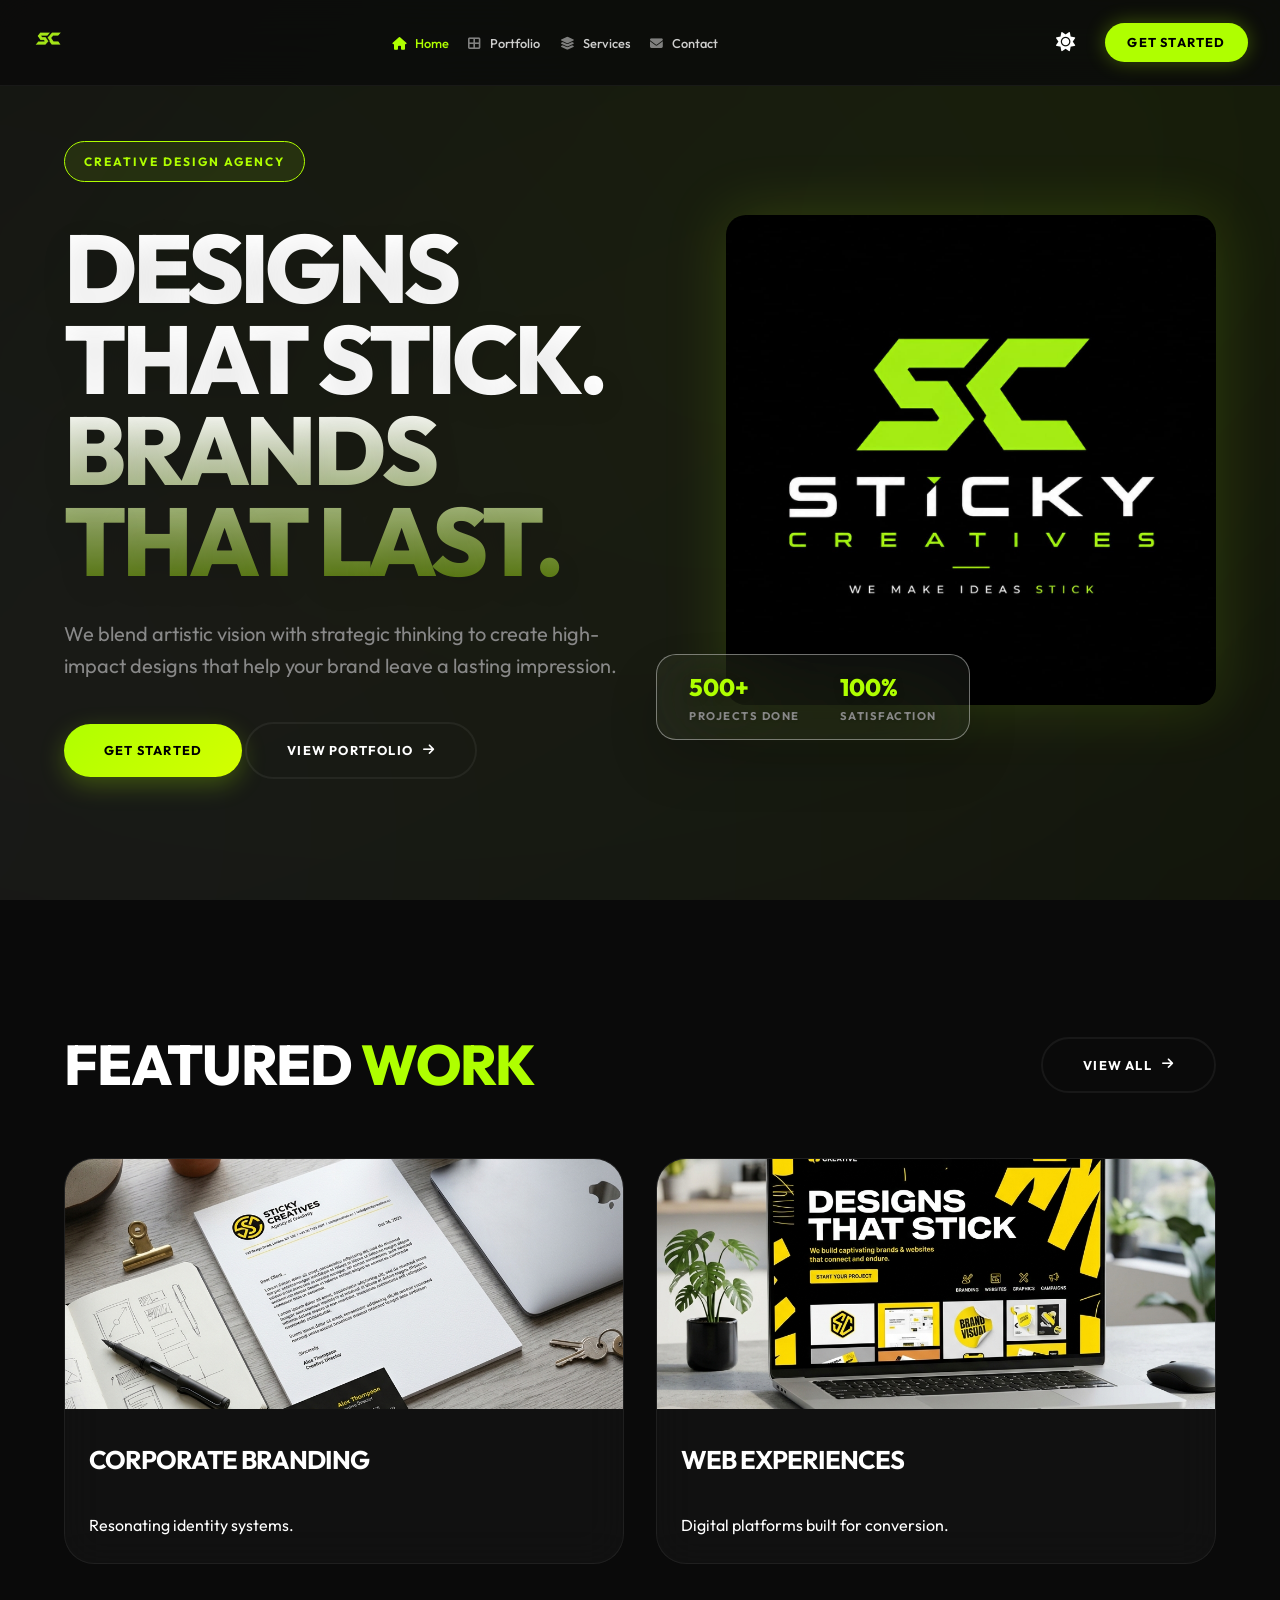
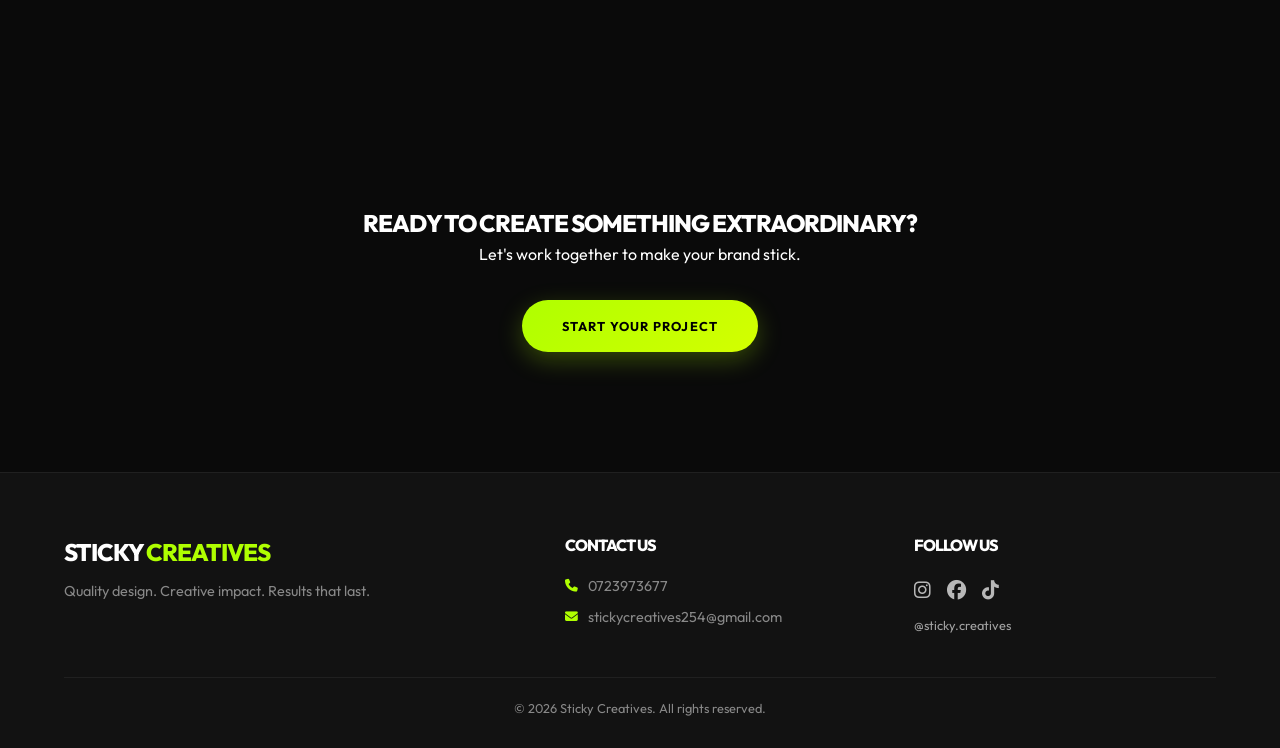
<file: index.html>
<!DOCTYPE html>
<html lang="en">
<head>
    <meta charset="UTF-8">
    <meta name="viewport" content="width=device-width, initial-scale=1.0">
    <title>Sticky Creatives | Creative Solutions, Fair Prices</title>
    <link rel="icon" type="image/png" href="sticky-icon.png">
    <meta name="description" content="High-quality designs that help your brand stand out and leave a lasting impression. Logo design, web design, branding and more.">
    <link rel="stylesheet" href="style.css">
    <link rel="stylesheet" href="https://cdnjs.cloudflare.com/ajax/libs/font-awesome/6.4.0/css/all.min.css">
</head>
<body>

    <nav id="navbar">
        <div class="nav-container">
            <div class="nav-glass">
                <a href="index.html" class="logo">
                    <img src="sticky-icon.png" alt="Sticky Creatives Logo" id="brand-logo">
                </a>
                <ul class="nav-links">
                    <li><a href="index.html" class="active"><i class="fas fa-home"></i> Home</a></li>
                    <li><a href="portfolio.html"><i class="fas fa-th-large"></i> Portfolio</a></li>
                    <li><a href="services.html"><i class="fas fa-layer-group"></i> Services</a></li>
                    <li><a href="contact.html"><i class="fas fa-envelope"></i> Contact</a></li>
                </ul>
                <div class="nav-actions">
                    <button id="theme-toggle" title="Toggle Theme">
                        <i class="fas fa-moon"></i>
                    </button>
                    <button class="menu-toggle" id="menu-btn">
                        <i class="fas fa-bars"></i>
                    </button>
                    <a href="get-started.html" class="btn" style="padding: 0.6rem 1.4rem; font-size: 0.8rem;">Get Started</a>
                </div>
            </div>
        </div>
    </nav>

    <section class="hero" id="home">
        <div class="container">
            <div class="hero-grid">
                <div class="hero-content">
                    <span class="badge animate">Creative Design Agency</span>
                    <h1 class="animate">Designs that <span style="color: var(--primary);">stick.</span><br>Brands that last.</h1>
                    <p class="animate">We blend artistic vision with strategic thinking to create high-impact designs that help your brand leave a lasting impression.</p>
                    <div class="hero-actions animate">
                        <a href="get-started.html" class="btn">Get Started</a>
                        <a href="portfolio.html" class="btn-secondary">
                            View Portfolio <i class="fas fa-arrow-right"></i>
                        </a>
                    </div>
                </div>
                <div class="hero-image animate">
                    <img src="hero-main.jpg" alt="Sticky Creatives Branding">
                    <div class="hero-stats animate">
                        <div class="stat-item">
                            <h4>500+</h4>
                            <p>Projects Done</p>
                        </div>
                        <div class="stat-item">
                            <h4>100%</h4>
                            <p>Satisfaction</p>
                        </div>
                    </div>
                </div>
            </div>
        </div>
    </section>

    <section id="featured-preview">
        <div class="container">
            <div style="display: flex; justify-content: space-between; align-items: center; margin-bottom: 3rem;">
                <h2 class="section-title animate" style="margin-bottom: 0; text-align: left;">Featured <span>Work</span></h2>
                <a href="portfolio.html" class="btn-secondary animate">View All <i class="fas fa-arrow-right"></i></a>
            </div>
            <div class="pricing-grid">
                <div class="category-card animate" style="padding: 0; overflow: hidden;">
                    <img src="branding.png" alt="Branding" style="width: 100%; height: 250px; object-fit: cover;">
                    <div style="padding: 1.5rem;">
                        <h3>Corporate Branding</h3>
                        <p>Resonating identity systems.</p>
                    </div>
                </div>
                <div class="category-card animate" style="padding: 0; overflow: hidden;">
                    <img src="web.png" alt="Web" style="width: 100%; height: 250px; object-fit: cover;">
                    <div style="padding: 1.5rem;">
                        <h3>Web Experiences</h3>
                        <p>Digital platforms built for conversion.</p>
                    </div>
                </div>
            </div>
        </div>
    </section>

    <section class="cta-section">
        <div class="container" style="text-align: center;">
            <h2 class="animate">Ready to create something <span>extraordinary?</span></h2>
            <p class="animate" style="margin-bottom: 2rem;">Let's work together to make your brand stick.</p>
            <a href="get-started.html" class="btn animate">Start Your Project</a>
        </div>
    </section>

    <footer id="contact">
        <div class="container">
            <div class="footer-content">
                <div class="footer-brand">
                    <h2>Sticky <span>Creatives</span></h2>
                    <p>Quality design. Creative impact. Results that last.</p>
                </div>
                <div class="contact-info">
                    <h3>Contact Us</h3>
                    <p><i class="fas fa-phone"></i> 0723973677</p>
                    <p><i class="fas fa-envelope"></i> stickycreatives254@gmail.com</p>
                </div>
                <div class="socials">
                    <h3>Follow Us</h3>
                    <div class="social-links">
                        <a href="#"><i class="fab fa-instagram"></i></a>
                        <a href="#"><i class="fab fa-facebook"></i></a>
                        <a href="#"><i class="fab fa-tiktok"></i></a>
                    </div>
                    <p style="margin-top: 10px; font-size: 0.8rem; opacity: 0.6;">@sticky.creatives</p>
                </div>
            </div>
            <div class="footer-bottom">
                <p>&copy; 2026 Sticky Creatives. All rights reserved.</p>
            </div>
        </div>
    </footer>

    <script src="script.js"></script>
</body>
</html>
</file>
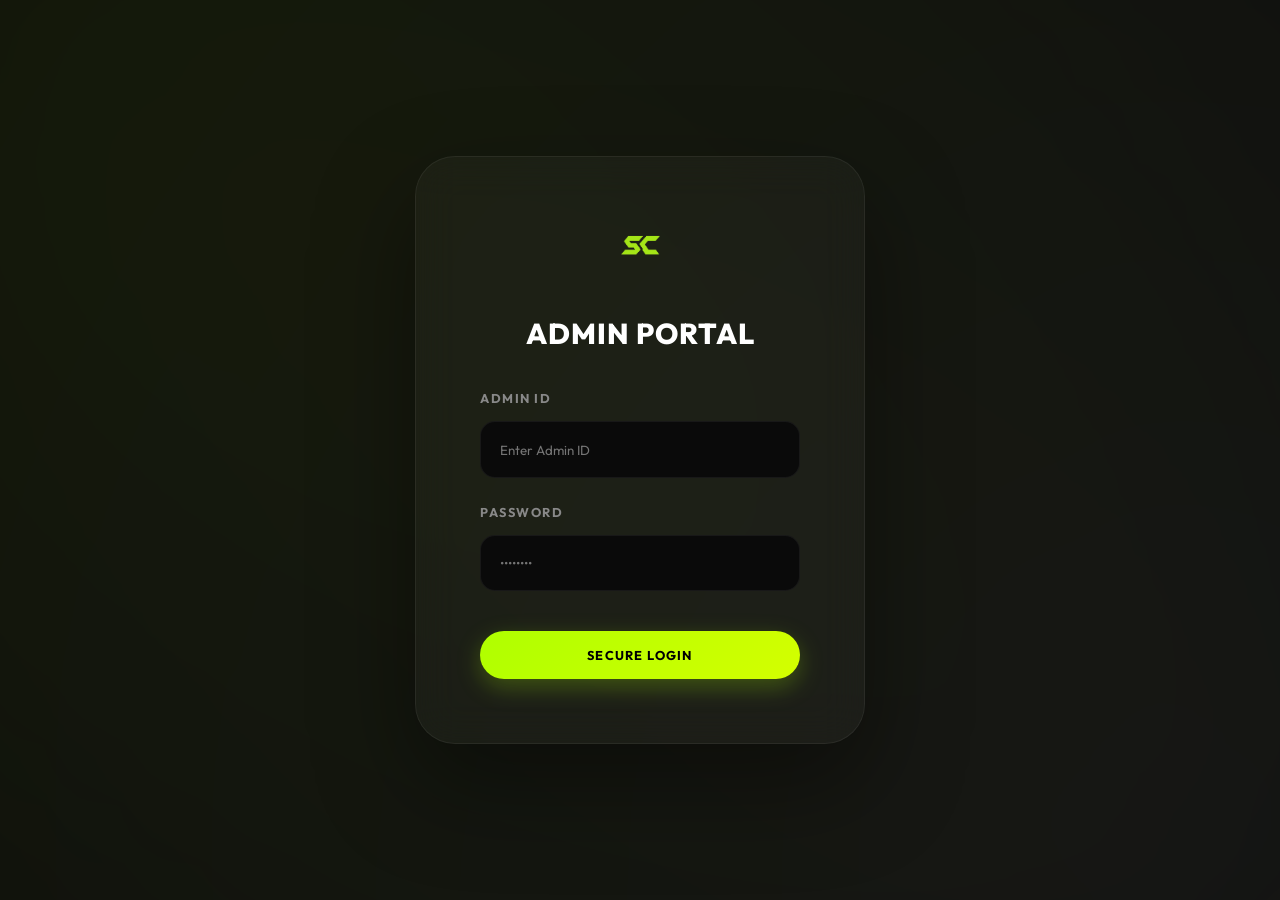
<file: admin.html>
<!DOCTYPE html>
<html lang="en">
<head>
    <meta charset="UTF-8">
    <meta name="viewport" content="width=device-width, initial-scale=1.0">
    <title>Admin Login | Sticky Creatives</title>
    <link rel="icon" type="image/png" href="sticky-icon.png">
    <link rel="stylesheet" href="style.css">
    <link rel="stylesheet" href="https://cdnjs.cloudflare.com/ajax/libs/font-awesome/6.4.0/css/all.min.css">
    <style>
        .login-page {
            min-height: 100vh;
            display: flex;
            align-items: center;
            justify-content: center;
            background: var(--bg-main);
            position: relative;
            overflow: hidden;
        }

        .login-card {
            background: var(--glass-bg);
            backdrop-filter: blur(var(--glass-blur));
            border: 1px solid var(--glass-border);
            padding: 4rem;
            border-radius: 40px;
            width: 100%;
            max-width: 450px;
            text-align: center;
            z-index: 10;
            box-shadow: 0 40px 100px rgba(0, 0, 0, 0.4);
        }

        .login-card .logo {
            margin-bottom: 2rem;
        }

        .login-card .logo img {
            height: 50px;
        }

        .login-card h2 {
            font-size: 1.8rem;
            margin-bottom: 2rem;
            letter-spacing: 1px;
        }

        .login-form .input-group {
            margin-bottom: 1.5rem;
            text-align: left;
        }

        .login-form label {
            display: block;
            margin-bottom: 0.8rem;
            font-size: 0.8rem;
            font-weight: 700;
            text-transform: uppercase;
            letter-spacing: 1.5px;
            color: var(--text-muted);
        }

        .login-form input {
            width: 100%;
            padding: 1.2rem;
            background: var(--bg-main);
            border: 1px solid var(--glass-border);
            border-radius: 15px;
            color: var(--text-main);
            font-family: inherit;
            transition: var(--transition);
        }

        .login-form input:focus {
            border-color: var(--primary);
            box-shadow: 0 0 0 4px rgba(175, 255, 0, 0.1);
            outline: none;
        }

        .login-btn {
            width: 100%;
            margin-top: 1rem;
        }

        .login-bg-mesh {
            position: absolute;
            width: 200%;
            height: 200%;
            top: -50%;
            left: -50%;
            background: radial-gradient(circle at 30% 30%, var(--hero-glow-1) 0%, transparent 70%),
                        radial-gradient(circle at 70% 70%, var(--hero-glow-2) 0%, transparent 70%);
            filter: blur(120px);
            z-index: 0;
            animation: rotateMesh 40s linear infinite;
            opacity: 0.6;
        }
    </style>
</head>
<body data-theme="dark">

    <div class="login-page">
        <div class="login-bg-mesh"></div>
        
        <div class="login-card animate visible">
            <div class="logo">
                <img src="sticky-icon.png" alt="Sticky Creatives Logo">
            </div>
            <h2>Admin Portal</h2>
            <form id="login-form" class="login-form">
                <div class="input-group">
                    <label>Admin ID</label>
                    <input type="text" id="admin-id" placeholder="Enter Admin ID" required>
                </div>
                <div class="input-group">
                    <label>Password</label>
                    <input type="password" id="admin-password" placeholder="••••••••" required>
                </div>
                <button type="submit" class="btn login-btn">Secure Login</button>
            </form>
        </div>
    </div>

    <script>
        document.getElementById('login-form').addEventListener('submit', (e) => {
            e.preventDefault();
            const id = document.getElementById('admin-id').value;
            const pass = document.getElementById('admin-password').value;

            // Mock login validation
            if (id === 'admin' && pass === 'sticky2026') {
                window.location.href = 'admin-dashboard.html';
            } else {
                alert('Invalid Credentials. Access Denied.');
            }
        });
    </script>
</body>
</html>
</file>
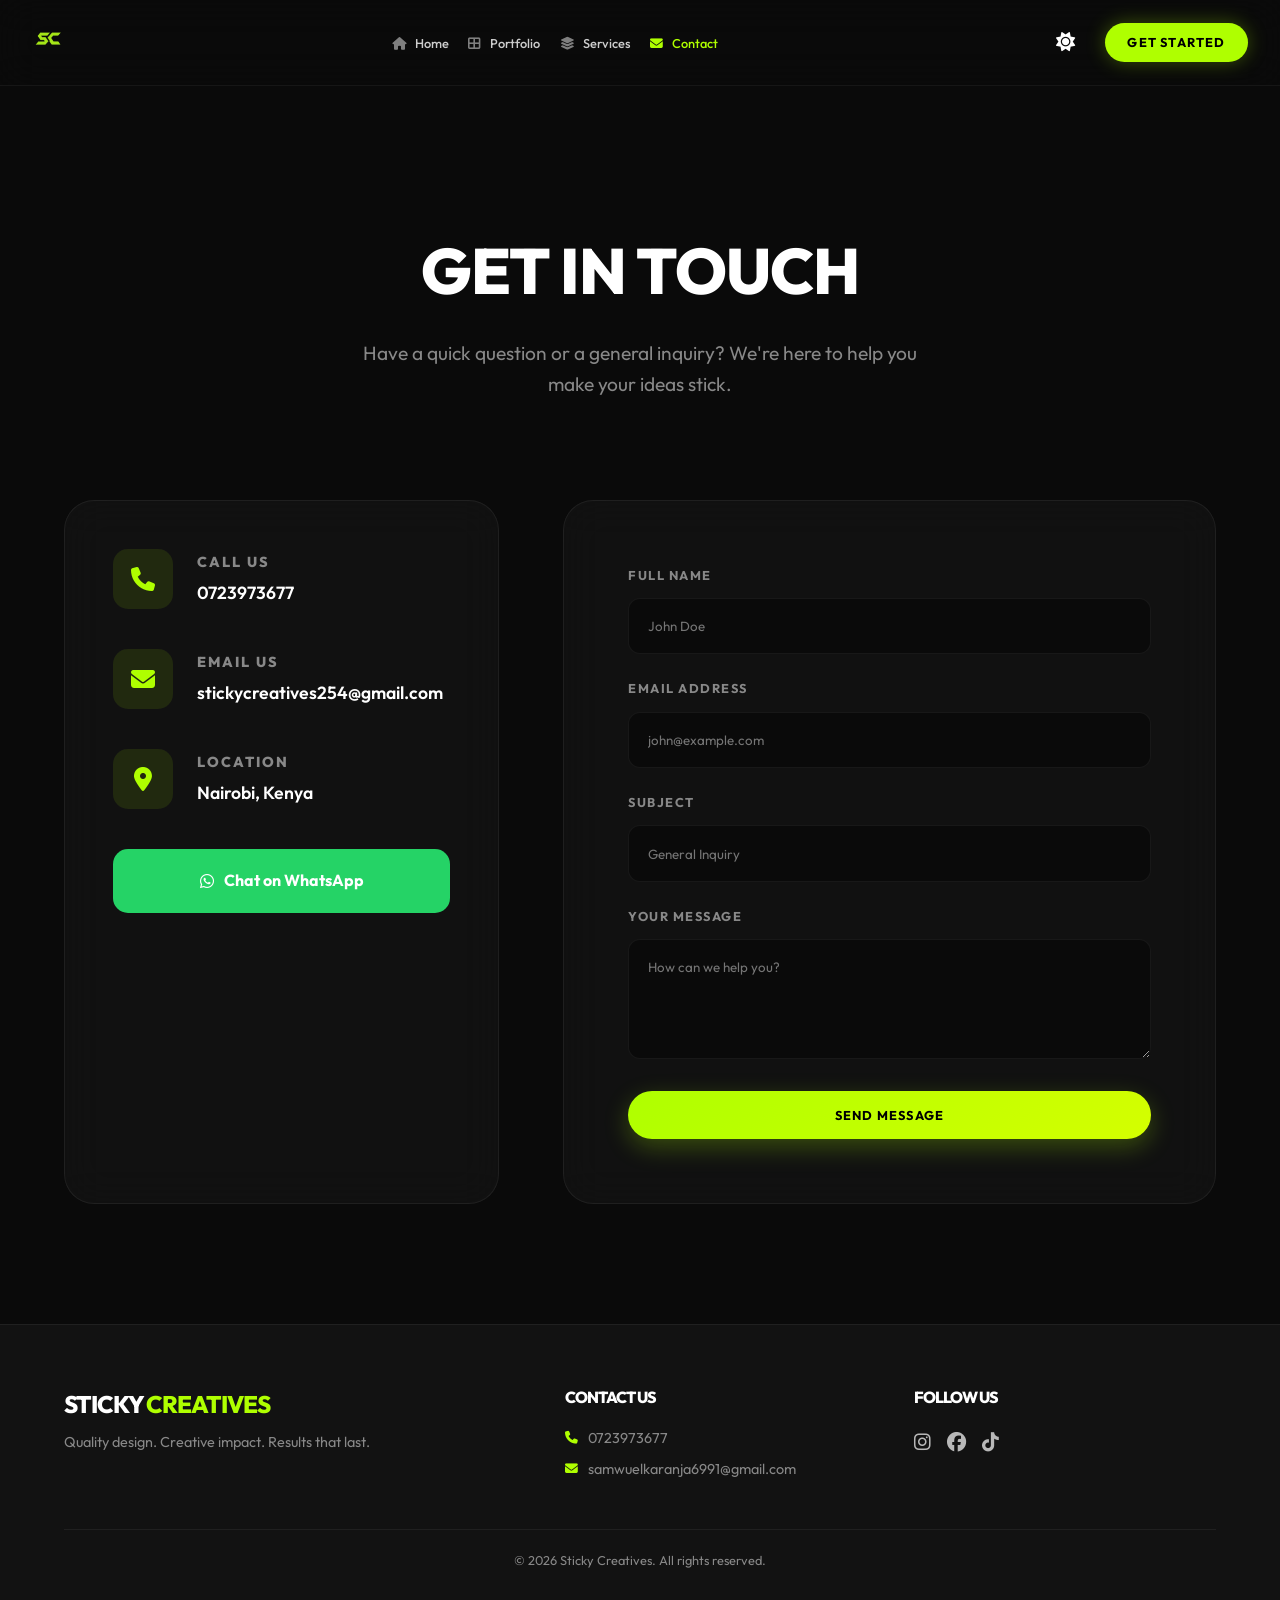
<file: contact.html>
<!DOCTYPE html>
<html lang="en">
<head>
    <meta charset="UTF-8">
    <meta name="viewport" content="width=device-width, initial-scale=1.0">
    <title>Contact Us | Sticky Creatives</title>
    <link rel="icon" type="image/png" href="sticky-icon.png">
    <link rel="stylesheet" href="style.css">
    <link rel="stylesheet" href="https://cdnjs.cloudflare.com/ajax/libs/font-awesome/6.4.0/css/all.min.css">
    <style>
        .contact-grid {
            display: grid;
            grid-template-columns: 1fr 1.5fr;
            gap: 4rem;
            align-items: start;
        }

        .contact-info-card {
            background: var(--glass-bg);
            backdrop-filter: blur(var(--glass-blur));
            border: 1px solid var(--glass-border);
            border-radius: 30px;
            padding: 3rem;
            height: 100%;
        }

        .contact-method {
            display: flex;
            align-items: center;
            gap: 1.5rem;
            margin-bottom: 2.5rem;
        }

        .contact-icon {
            width: 60px;
            height: 60px;
            background: rgba(175, 255, 0, 0.1);
            color: var(--primary);
            display: flex;
            align-items: center;
            justify-content: center;
            border-radius: 15px;
            font-size: 1.5rem;
        }

        .contact-text h3 {
            font-size: 0.9rem;
            text-transform: uppercase;
            letter-spacing: 2px;
            color: var(--text-muted);
            margin-bottom: 0.3rem;
        }

        .contact-text p {
            font-size: 1.1rem;
            font-weight: 600;
            color: var(--text-main);
        }

        .whatsapp-btn {
            display: flex;
            align-items: center;
            justify-content: center;
            gap: 10px;
            background: #25D366;
            color: white;
            padding: 1.2rem;
            border-radius: 15px;
            text-decoration: none;
            font-weight: 700;
            margin-top: 2rem;
            transition: var(--transition);
        }

        .whatsapp-btn:hover {
            transform: translateY(-5px);
            box-shadow: 0 10px 20px rgba(37, 211, 102, 0.3);
        }

        .quick-form {
            background: var(--glass-bg);
            backdrop-filter: blur(var(--glass-blur));
            border: 1px solid var(--glass-border);
            border-radius: 30px;
            padding: 4rem;
        }

        .form-group {
            margin-bottom: 1.5rem;
        }

        .form-group label {
            display: block;
            margin-bottom: 0.8rem;
            font-size: 0.8rem;
            font-weight: 700;
            text-transform: uppercase;
            letter-spacing: 1.5px;
            color: var(--text-muted);
        }

        .form-group input, .form-group textarea {
            width: 100%;
            padding: 1.2rem;
            background: var(--bg-main);
            border: 1px solid var(--glass-border);
            border-radius: 12px;
            color: var(--text-main);
            font-family: inherit;
        }

        @media (max-width: 992px) {
            .contact-grid {
                grid-template-columns: 1fr;
            }
        }
    </style>
</head>
<body>

    <nav id="navbar">
        <div class="nav-container">
            <div class="nav-glass">
                <a href="index.html" class="logo">
                    <img src="sticky-icon.png" alt="Sticky Creatives Logo" id="brand-logo">
                </a>
                <ul class="nav-links">
                    <li><a href="index.html"><i class="fas fa-home"></i> Home</a></li>
                    <li><a href="portfolio.html"><i class="fas fa-th-large"></i> Portfolio</a></li>
                    <li><a href="services.html"><i class="fas fa-layer-group"></i> Services</a></li>
                    <li><a href="contact.html" class="active"><i class="fas fa-envelope"></i> Contact</a></li>
                </ul>
                <div class="nav-actions">
                    <button id="theme-toggle" title="Toggle Theme">
                        <i class="fas fa-moon"></i>
                    </button>
                    <button class="menu-toggle" id="menu-btn">
                        <i class="fas fa-bars"></i>
                    </button>
                    <a href="get-started.html" class="btn" style="padding: 0.6rem 1.4rem; font-size: 0.8rem;">Get Started</a>
                </div>
            </div>
        </div>
    </nav>

    <header class="page-header">
        <div class="container">
            <h1 class="animate">Get In <span>Touch</span></h1>
            <p class="animate">Have a quick question or a general inquiry? We're here to help you make your ideas stick.</p>
        </div>
    </header>

    <section style="padding-top: 0;">
        <div class="container">
            <div class="contact-grid">
                <div class="contact-info-card animate">
                    <div class="contact-method">
                        <div class="contact-icon">
                            <i class="fas fa-phone"></i>
                        </div>
                        <div class="contact-text">
                            <h3>Call Us</h3>
                            <p>0723973677</p>
                        </div>
                    </div>
                    <div class="contact-method">
                        <div class="contact-icon">
                            <i class="fas fa-envelope"></i>
                        </div>
                        <div class="contact-text">
                            <h3>Email Us</h3>
                            <p>stickycreatives254@gmail.com</p>
                        </div>
                    </div>
                    <div class="contact-method">
                        <div class="contact-icon">
                            <i class="fas fa-location-dot"></i>
                        </div>
                        <div class="contact-text">
                            <h3>Location</h3>
                            <p>Nairobi, Kenya</p>
                        </div>
                    </div>
                    
                    <a href="https://wa.me/254723973677" class="whatsapp-btn">
                        <i class="fab fa-whatsapp"></i> Chat on WhatsApp
                    </a>
                </div>

                <div class="quick-form animate">
                    <form id="contact-form">
                        <div class="form-group">
                            <label>Full Name</label>
                            <input type="text" id="user-name" placeholder="John Doe" required>
                        </div>
                        <div class="form-group">
                            <label>Email Address</label>
                            <input type="email" id="user-email" placeholder="john@example.com" required>
                        </div>
                        <div class="form-group">
                            <label>Subject</label>
                            <input type="text" id="user-subject" placeholder="General Inquiry" required>
                        </div>
                        <div class="form-group">
                            <label>Your Message</label>
                            <textarea id="user-message" placeholder="How can we help you?" rows="5" required></textarea>
                        </div>
                        <button type="submit" class="btn" style="width: 100%;">Send Message</button>
                    </form>
                </div>
            </div>
        </div>
    </section>

    <footer>
        <div class="container">
            <div class="footer-content">
                <div class="footer-brand">
                    <h2>Sticky <span>Creatives</span></h2>
                    <p>Quality design. Creative impact. Results that last.</p>
                </div>
                <div class="contact-info">
                    <h3>Contact Us</h3>
                    <p><i class="fas fa-phone"></i> 0723973677</p>
                    <p><i class="fas fa-envelope"></i> samwuelkaranja6991@gmail.com</p>
                </div>
                <div class="socials">
                    <h3>Follow Us</h3>
                    <div class="social-links">
                        <a href="#"><i class="fab fa-instagram"></i></a>
                        <a href="#"><i class="fab fa-facebook"></i></a>
                        <a href="#"><i class="fab fa-tiktok"></i></a>
                    </div>
                </div>
            </div>
            <div class="footer-bottom">
                <p>&copy; 2026 Sticky Creatives. All rights reserved.</p>
            </div>
        </div>
    </footer>

    <script src="script.js"></script>
</body>
</html>
</file>
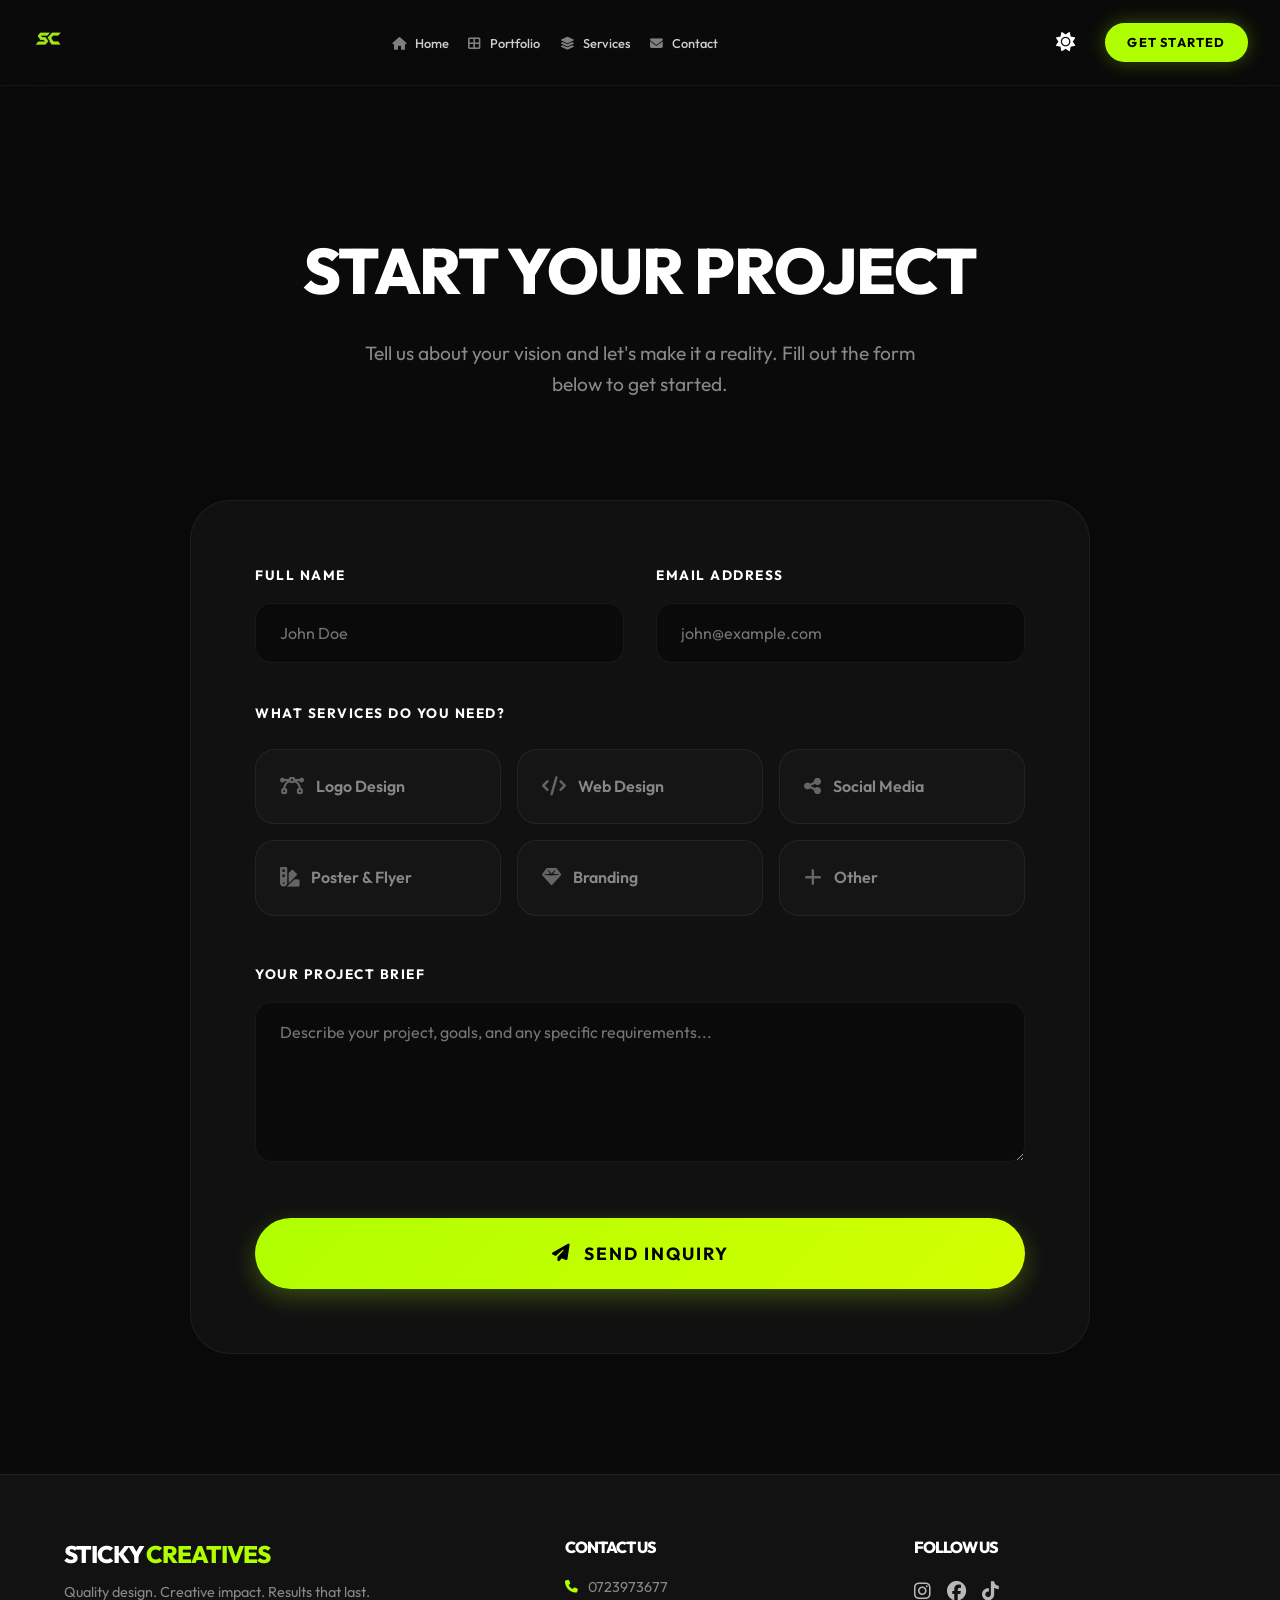
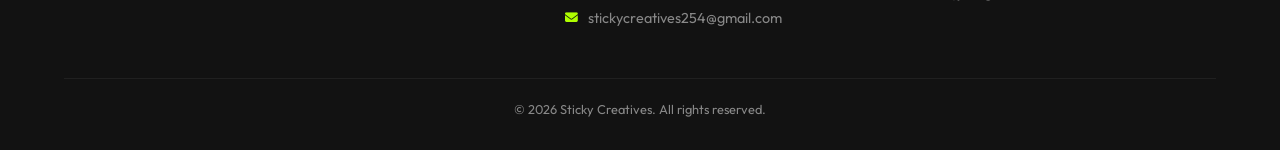
<file: get-started.html>
<!DOCTYPE html>
<html lang="en">
<head>
    <meta charset="UTF-8">
    <meta name="viewport" content="width=device-width, initial-scale=1.0">
    <title>Get Started | Sticky Creatives</title>
    <link rel="icon" type="image/png" href="sticky-icon.png">
    <link rel="stylesheet" href="style.css">
    <link rel="stylesheet" href="https://cdnjs.cloudflare.com/ajax/libs/font-awesome/6.4.0/css/all.min.css">
    <style>
        .form-card {
            background: var(--glass-bg);
            backdrop-filter: blur(var(--glass-blur));
            border: 1px solid var(--glass-border);
            border-radius: 40px;
            padding: 4rem;
            max-width: 900px;
            margin: 0 auto;
            box-shadow: var(--shadow);
        }

        .form-grid {
            display: grid;
            grid-template-columns: repeat(auto-fit, minmax(300px, 1fr));
            gap: 2rem;
            margin-bottom: 2.5rem;
        }

        .input-group label {
            display: block;
            margin-bottom: 1rem;
            font-size: 0.85rem;
            font-weight: 700;
            color: var(--text-main);
            text-transform: uppercase;
            letter-spacing: 1.5px;
        }

        .input-group input, .input-group textarea {
            width: 100%;
            padding: 1.2rem 1.5rem;
            background: var(--bg-main);
            border: 1px solid var(--glass-border);
            border-radius: 16px;
            color: var(--text-main);
            font-family: inherit;
            font-size: 1rem;
            transition: var(--transition);
        }

        .input-group input:focus, .input-group textarea:focus {
            border-color: var(--primary);
            background: rgba(175, 255, 0, 0.05);
            outline: none;
            box-shadow: 0 0 0 4px rgba(175, 255, 0, 0.1);
        }

        .services-selection {
            display: grid;
            grid-template-columns: repeat(auto-fit, minmax(200px, 1fr));
            gap: 1rem;
            margin-bottom: 3rem;
        }

        .service-option {
            position: relative;
            cursor: pointer;
        }

        .service-option input {
            position: absolute;
            opacity: 0;
            cursor: pointer;
        }

        .service-box {
            padding: 1.5rem;
            background: rgba(255, 255, 255, 0.02);
            border: 1px solid var(--glass-border);
            border-radius: 20px;
            display: flex;
            align-items: center;
            gap: 12px;
            font-weight: 600;
            transition: var(--transition);
            color: var(--text-muted);
        }

        .service-option input:checked + .service-box {
            background: rgba(175, 255, 0, 0.1);
            border-color: var(--primary);
            color: var(--primary);
            transform: translateY(-5px);
            box-shadow: 0 10px 30px rgba(175, 255, 0, 0.15);
        }

        .service-box i {
            font-size: 1.2rem;
            opacity: 0.7;
        }

        .service-option input:checked + .service-box i {
            opacity: 1;
        }

        .submit-btn {
            width: 100%;
            padding: 1.5rem;
            font-size: 1.1rem;
            letter-spacing: 2px;
            display: flex;
            align-items: center;
            justify-content: center;
            gap: 12px;
        }
    </style>
</head>
<body>

    <nav id="navbar">
        <div class="nav-container">
            <div class="nav-glass">
                <a href="index.html" class="logo">
                    <img src="sticky-icon.png" alt="Sticky Creatives Logo" id="brand-logo">
                </a>
                <ul class="nav-links">
                    <li><a href="index.html"><i class="fas fa-home"></i> Home</a></li>
                    <li><a href="portfolio.html"><i class="fas fa-th-large"></i> Portfolio</a></li>
                    <li><a href="services.html"><i class="fas fa-layer-group"></i> Services</a></li>
                    <li><a href="contact.html"><i class="fas fa-envelope"></i> Contact</a></li>
                </ul>
                <div class="nav-actions">
                    <button id="theme-toggle" title="Toggle Theme">
                        <i class="fas fa-moon"></i>
                    </button>
                    <button class="menu-toggle" id="menu-btn">
                        <i class="fas fa-bars"></i>
                    </button>
                    <a href="get-started.html" class="btn active" style="padding: 0.6rem 1.4rem; font-size: 0.8rem;">Get Started</a>
                </div>
            </div>
        </div>
    </nav>

    <header class="page-header">
        <div class="container">
            <h1 class="animate">Start Your <span>Project</span></h1>
            <p class="animate">Tell us about your vision and let's make it a reality. Fill out the form below to get started.</p>
        </div>
    </header>

    <section id="contact-section" style="padding-top: 0;">
        <div class="container">
            <div class="form-card animate">
                <form id="contact-form">
                    <div class="form-grid">
                        <div class="input-group">
                            <label>Full Name</label>
                            <input type="text" id="user-name" placeholder="John Doe" required>
                        </div>
                        <div class="input-group">
                            <label>Email Address</label>
                            <input type="email" id="user-email" placeholder="john@example.com" required>
                        </div>
                    </div>

                    <div class="input-group" style="margin-bottom: 1.5rem;">
                        <label>What services do you need?</label>
                    </div>
                    <div class="services-selection">
                        <label class="service-option">
                            <input type="checkbox" name="service" value="Logo Design">
                            <div class="service-box">
                                <i class="fas fa-bezier-curve"></i> Logo Design
                            </div>
                        </label>
                        <label class="service-option">
                            <input type="checkbox" name="service" value="Web Design">
                            <div class="service-box">
                                <i class="fas fa-code"></i> Web Design
                            </div>
                        </label>
                        <label class="service-option">
                            <input type="checkbox" name="service" value="Social Media">
                            <div class="service-box">
                                <i class="fas fa-share-nodes"></i> Social Media
                            </div>
                        </label>
                        <label class="service-option">
                            <input type="checkbox" name="service" value="Poster & Flyer">
                            <div class="service-box">
                                <i class="fas fa-swatchbook"></i> Poster & Flyer
                            </div>
                        </label>
                        <label class="service-option">
                            <input type="checkbox" name="service" value="Branding">
                            <div class="service-box">
                                <i class="fas fa-gem"></i> Branding
                            </div>
                        </label>
                        <label class="service-option">
                            <input type="checkbox" name="service" value="Other">
                            <div class="service-box">
                                <i class="fas fa-plus"></i> Other
                            </div>
                        </label>
                    </div>

                    <div class="input-group" style="margin-bottom: 3rem;">
                        <label>Your Project Brief</label>
                        <textarea id="user-message" placeholder="Describe your project, goals, and any specific requirements..." rows="6" required></textarea>
                    </div>

                    <button type="submit" class="btn submit-btn">
                        <i class="fas fa-paper-plane"></i> Send Inquiry
                    </button>
                </form>
            </div>
        </div>
    </section>

    <footer>
        <div class="container">
            <div class="footer-content">
                <div class="footer-brand">
                    <h2>Sticky <span>Creatives</span></h2>
                    <p>Quality design. Creative impact. Results that last.</p>
                </div>
                <div class="contact-info">
                    <h3>Contact Us</h3>
                    <p><i class="fas fa-phone"></i> 0723973677</p>
                    <p><i class="fas fa-envelope"></i> stickycreatives254@gmail.com</p>
                </div>
                <div class="socials">
                    <h3>Follow Us</h3>
                    <div class="social-links">
                        <a href="#"><i class="fab fa-instagram"></i></a>
                        <a href="#"><i class="fab fa-facebook"></i></a>
                        <a href="#"><i class="fab fa-tiktok"></i></a>
                    </div>
                </div>
            </div>
            <div class="footer-bottom">
                <p>&copy; 2026 Sticky Creatives. All rights reserved.</p>
            </div>
        </div>
    </footer>

    <script src="script.js"></script>
</body>
</html>
</file>
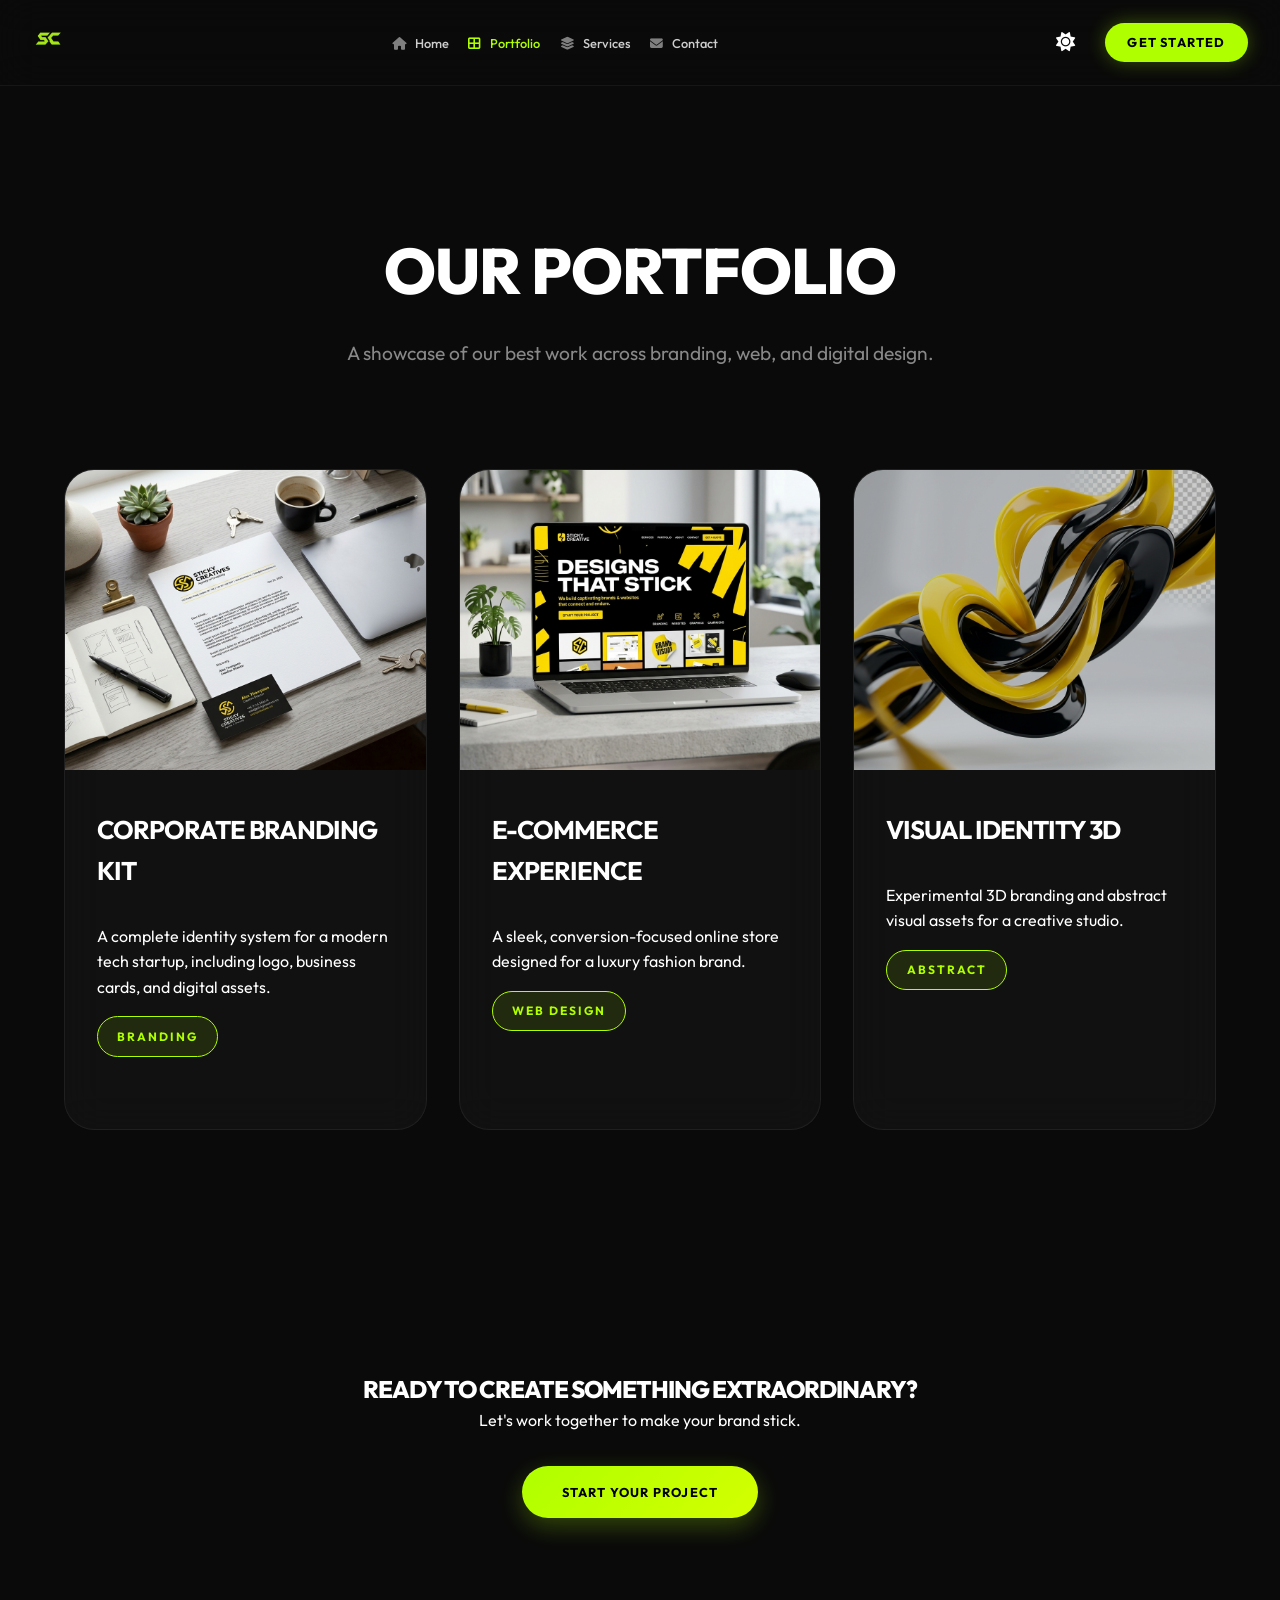
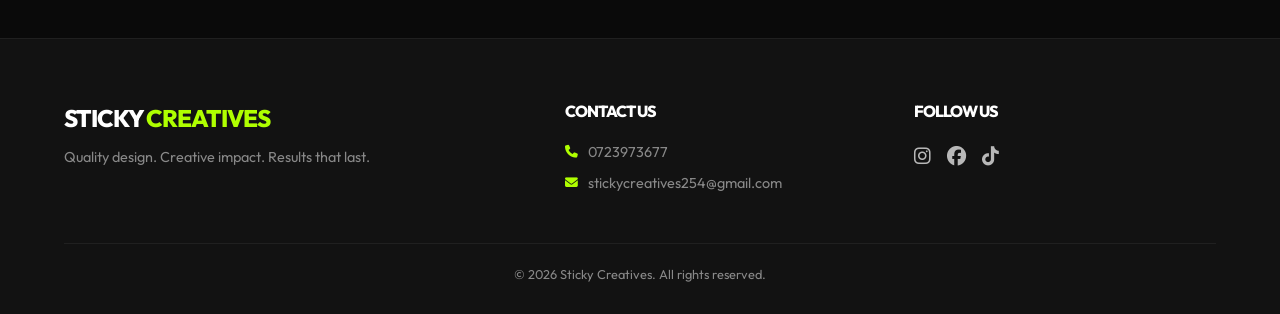
<file: portfolio.html>
<!DOCTYPE html>
<html lang="en">
<head>
    <meta charset="UTF-8">
    <meta name="viewport" content="width=device-width, initial-scale=1.0">
    <title>Portfolio | Sticky Creatives</title>
    <link rel="icon" type="image/png" href="sticky-icon.png">
    <link rel="stylesheet" href="style.css">
    <link rel="stylesheet" href="https://cdnjs.cloudflare.com/ajax/libs/font-awesome/6.4.0/css/all.min.css">
</head>
<body>

    <nav id="navbar">
        <div class="nav-container">
            <div class="nav-glass">
                <a href="index.html" class="logo">
                    <img src="sticky-icon.png" alt="Sticky Creatives Logo" id="brand-logo">
                </a>
                <ul class="nav-links">
                    <li><a href="index.html"><i class="fas fa-home"></i> Home</a></li>
                    <li><a href="portfolio.html" class="active"><i class="fas fa-th-large"></i> Portfolio</a></li>
                    <li><a href="services.html"><i class="fas fa-layer-group"></i> Services</a></li>
                    <li><a href="contact.html"><i class="fas fa-envelope"></i> Contact</a></li>
                </ul>
                <div class="nav-actions">
                    <button id="theme-toggle" title="Toggle Theme">
                        <i class="fas fa-moon"></i>
                    </button>
                    <button class="menu-toggle" id="menu-btn">
                        <i class="fas fa-bars"></i>
                    </button>
                    <a href="get-started.html" class="btn" style="padding: 0.6rem 1.4rem; font-size: 0.8rem;">Get Started</a>
                </div>
            </div>
        </div>
    </nav>

    <header class="page-header">
        <div class="container">
            <h1 class="animate">Our <span>Portfolio</span></h1>
            <p class="animate">A showcase of our best work across branding, web, and digital design.</p>
        </div>
    </header>

    <section id="portfolio-grid" style="padding-top: 0;">
        <div class="container">
            <div class="pricing-grid">
                <!-- Project 1 -->
                <div class="category-card animate" style="padding: 0; overflow: hidden;">
                    <img src="branding.png" alt="Project 1" style="width: 100%; height: 300px; object-fit: cover;">
                    <div style="padding: 2rem;">
                        <h3>Corporate Branding Kit</h3>
                        <p>A complete identity system for a modern tech startup, including logo, business cards, and digital assets.</p>
                        <span class="badge" style="margin-top: 1rem;">Branding</span>
                    </div>
                </div>

                <!-- Project 2 -->
                <div class="category-card animate" style="padding: 0; overflow: hidden;">
                    <img src="web.png" alt="Project 2" style="width: 100%; height: 300px; object-fit: cover;">
                    <div style="padding: 2rem;">
                        <h3>E-commerce Experience</h3>
                        <p>A sleek, conversion-focused online store designed for a luxury fashion brand.</p>
                        <span class="badge" style="margin-top: 1rem;">Web Design</span>
                    </div>
                </div>

                <!-- Project 3 -->
                <div class="category-card animate" style="padding: 0; overflow: hidden;">
                    <img src="hero-visual.png" alt="Project 3" style="width: 100%; height: 300px; object-fit: cover; filter: brightness(0.8);">
                    <div style="padding: 2rem;">
                        <h3>Visual Identity 3D</h3>
                        <p>Experimental 3D branding and abstract visual assets for a creative studio.</p>
                        <span class="badge" style="margin-top: 1rem;">Abstract</span>
                    </div>
                </div>
            </div>
        </div>
    </section>

    <section class="cta-section" style="text-align: center;">
        <div class="container">
            <h2 class="animate">Ready to create something <span>extraordinary?</span></h2>
            <p class="animate" style="margin-bottom: 2rem;">Let's work together to make your brand stick.</p>
            <a href="get-started.html" class="btn animate">Start Your Project</a>
        </div>
    </section>

    <footer>
        <div class="container">
            <div class="footer-content">
                <div class="footer-brand">
                    <h2>Sticky <span>Creatives</span></h2>
                    <p>Quality design. Creative impact. Results that last.</p>
                </div>
                <div class="contact-info">
                    <h3>Contact Us</h3>
                    <p><i class="fas fa-phone"></i> 0723973677</p>
                    <p><i class="fas fa-envelope"></i> stickycreatives254@gmail.com</p>
                </div>
                <div class="socials">
                    <h3>Follow Us</h3>
                    <div class="social-links">
                        <a href="#"><i class="fab fa-instagram"></i></a>
                        <a href="#"><i class="fab fa-facebook"></i></a>
                        <a href="#"><i class="fab fa-tiktok"></i></a>
                    </div>
                </div>
            </div>
            <div class="footer-bottom">
                <p>&copy; 2026 Sticky Creatives. All rights reserved.</p>
            </div>
        </div>
    </footer>

    <script src="script.js"></script>
</body>
</html>
</file>
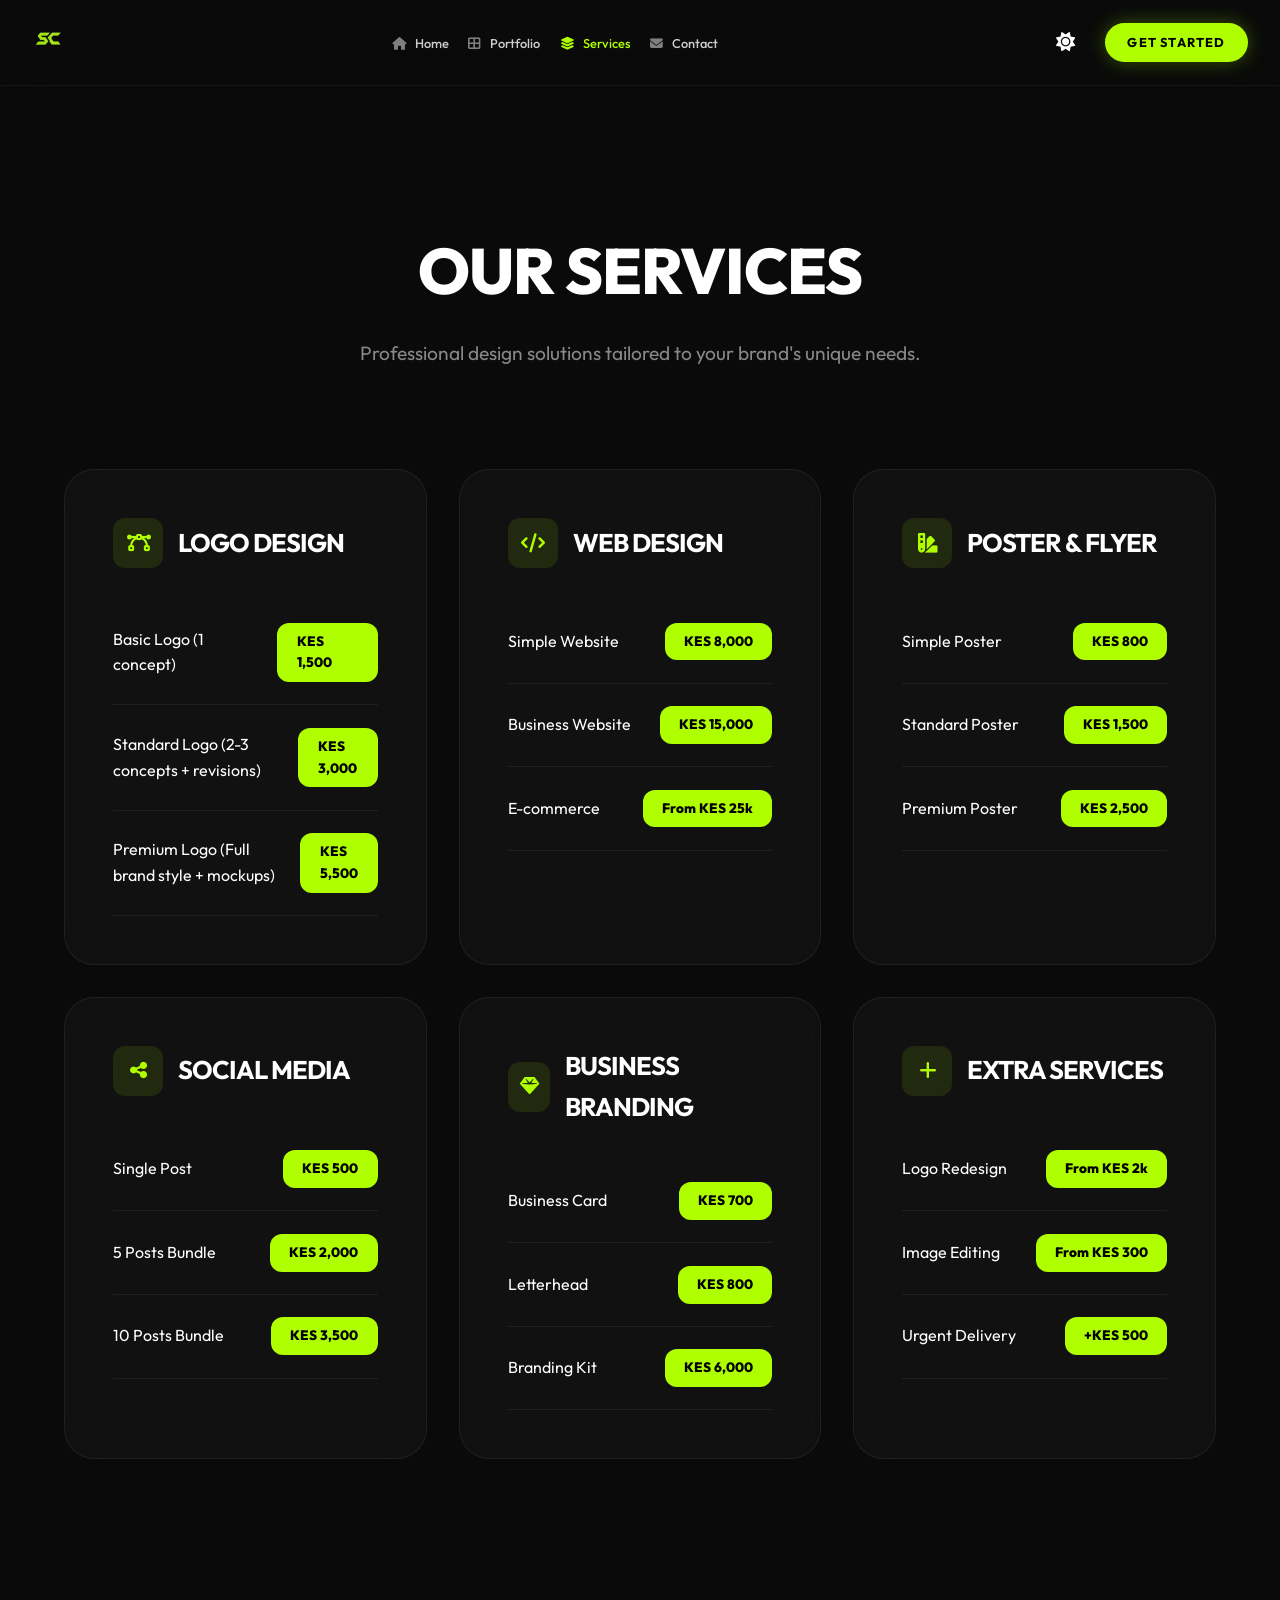
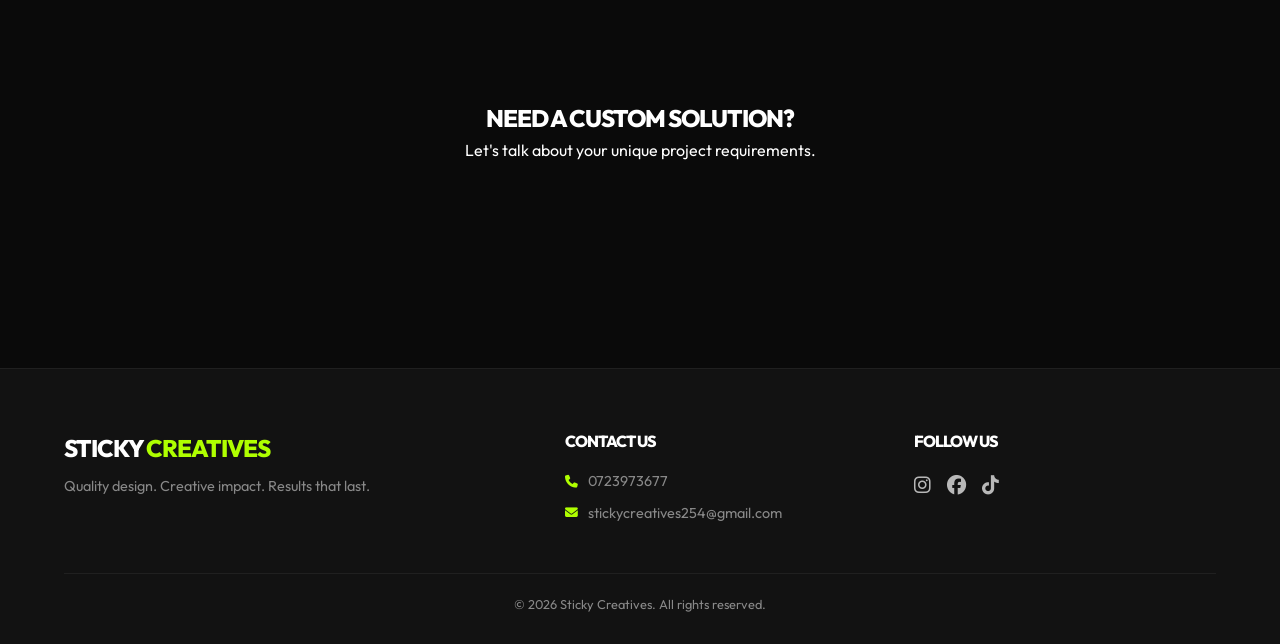
<file: services.html>
<!DOCTYPE html>
<html lang="en">
<head>
    <meta charset="UTF-8">
    <meta name="viewport" content="width=device-width, initial-scale=1.0">
    <title>Our Services | Sticky Creatives</title>
    <link rel="icon" type="image/png" href="sticky-icon.png">
    <link rel="stylesheet" href="style.css">
    <link rel="stylesheet" href="https://cdnjs.cloudflare.com/ajax/libs/font-awesome/6.4.0/css/all.min.css">
</head>
<body>

    <nav id="navbar">
        <div class="nav-container">
            <div class="nav-glass">
                <a href="index.html" class="logo">
                    <img src="sticky-icon.png" alt="Sticky Creatives Logo" id="brand-logo">
                </a>
                <ul class="nav-links">
                    <li><a href="index.html"><i class="fas fa-home"></i> Home</a></li>
                    <li><a href="portfolio.html"><i class="fas fa-th-large"></i> Portfolio</a></li>
                    <li><a href="services.html" class="active"><i class="fas fa-layer-group"></i> Services</a></li>
                    <li><a href="contact.html"><i class="fas fa-envelope"></i> Contact</a></li>
                </ul>
                <div class="nav-actions">
                    <button id="theme-toggle" title="Toggle Theme">
                        <i class="fas fa-moon"></i>
                    </button>
                    <button class="menu-toggle" id="menu-btn">
                        <i class="fas fa-bars"></i>
                    </button>
                    <a href="get-started.html" class="btn" style="padding: 0.6rem 1.4rem; font-size: 0.8rem;">Get Started</a>
                </div>
            </div>
        </div>
    </nav>

    <header class="page-header">
        <div class="container">
            <h1 class="animate">Our <span>Services</span></h1>
            <p class="animate">Professional design solutions tailored to your brand's unique needs.</p>
        </div>
    </header>

    <section id="services" style="padding-top: 0;">
        <div class="container">
            <div class="pricing-grid">
                <!-- Logo Design -->
                <div class="category-card animate service-card" data-service="Logo Design">
                    <h3><i class="fas fa-bezier-curve"></i> Logo Design</h3>
                    <div class="price-item">
                        <div class="item-info">
                            <span class="name">Basic Logo</span>
                            <span class="details">(1 concept)</span>
                        </div>
                        <span class="price-tag">KES 1,500</span>
                    </div>
                    <div class="price-item">
                        <div class="item-info">
                            <span class="name">Standard Logo</span>
                            <span class="details">(2-3 concepts + revisions)</span>
                        </div>
                        <span class="price-tag">KES 3,000</span>
                    </div>
                    <div class="price-item">
                        <div class="item-info">
                            <span class="name">Premium Logo</span>
                            <span class="details">(Full brand style + mockups)</span>
                        </div>
                        <span class="price-tag">KES 5,500</span>
                    </div>
                </div>

                <!-- Web Design -->
                <div class="category-card animate service-card" data-service="Web Design">
                    <h3><i class="fas fa-code"></i> Web Design</h3>
                    <div class="price-item">
                        <div class="item-info">
                            <span class="name">Simple Website</span>
                        </div>
                        <span class="price-tag">KES 8,000</span>
                    </div>
                    <div class="price-item">
                        <div class="item-info">
                            <span class="name">Business Website</span>
                        </div>
                        <span class="price-tag">KES 15,000</span>
                    </div>
                    <div class="price-item">
                        <div class="item-info">
                            <span class="name">E-commerce</span>
                        </div>
                        <span class="price-tag">From KES 25k</span>
                    </div>
                </div>

                <!-- Poster & Flyer -->
                <div class="category-card animate service-card" data-service="Poster & Flyer Design">
                    <h3><i class="fas fa-swatchbook"></i> Poster & Flyer</h3>
                    <div class="price-item">
                        <div class="item-info">
                            <span class="name">Simple Poster</span>
                        </div>
                        <span class="price-tag">KES 800</span>
                    </div>
                    <div class="price-item">
                        <div class="item-info">
                            <span class="name">Standard Poster</span>
                        </div>
                        <span class="price-tag">KES 1,500</span>
                    </div>
                    <div class="price-item">
                        <div class="item-info">
                            <span class="name">Premium Poster</span>
                        </div>
                        <span class="price-tag">KES 2,500</span>
                    </div>
                </div>

                <!-- Social Media -->
                <div class="category-card animate service-card" data-service="Social Media Designs">
                    <h3><i class="fas fa-share-nodes"></i> Social Media</h3>
                    <div class="price-item">
                        <div class="item-info">
                            <span class="name">Single Post</span>
                        </div>
                        <span class="price-tag">KES 500</span>
                    </div>
                    <div class="price-item">
                        <div class="item-info">
                            <span class="name">5 Posts Bundle</span>
                        </div>
                        <span class="price-tag">KES 2,000</span>
                    </div>
                    <div class="price-item">
                        <div class="item-info">
                            <span class="name">10 Posts Bundle</span>
                        </div>
                        <span class="price-tag">KES 3,500</span>
                    </div>
                </div>

                <!-- Business Branding -->
                <div class="category-card animate service-card" data-service="Business Branding">
                    <h3><i class="fas fa-gem"></i> Business Branding</h3>
                    <div class="price-item">
                        <div class="item-info">
                            <span class="name">Business Card</span>
                        </div>
                        <span class="price-tag">KES 700</span>
                    </div>
                    <div class="price-item">
                        <div class="item-info">
                            <span class="name">Letterhead</span>
                        </div>
                        <span class="price-tag">KES 800</span>
                    </div>
                    <div class="price-item">
                        <div class="item-info">
                            <span class="name">Branding Kit</span>
                        </div>
                        <span class="price-tag">KES 6,000</span>
                    </div>
                </div>

                <!-- Extra Services -->
                <div class="category-card animate service-card" data-service="Extra Services">
                    <h3><i class="fas fa-plus"></i> Extra Services</h3>
                    <div class="price-item">
                        <div class="item-info">
                            <span class="name">Logo Redesign</span>
                        </div>
                        <span class="price-tag">From KES 2k</span>
                    </div>
                    <div class="price-item">
                        <div class="item-info">
                            <span class="name">Image Editing</span>
                        </div>
                        <span class="price-tag">From KES 300</span>
                    </div>
                    <div class="price-item">
                        <div class="item-info">
                            <span class="name">Urgent Delivery</span>
                        </div>
                        <span class="price-tag">+KES 500</span>
                    </div>
                </div>
            </div>
        </div>
    </section>

    <section id="booking" style="display: none; background: var(--bg-secondary);">
        <div class="container">
            <h2 class="section-title">Book <span>Service</span></h2>
            <div class="category-card" style="max-width: 800px; margin: 0 auto;">
                <h3 id="selected-service-title">Service Name</h3>
                <p style="margin-bottom: 2rem;">Please choose your preferred contact method to proceed with your order for <strong id="selected-service-name"></strong>.</p>
                <div class="pricing-grid" style="grid-template-columns: repeat(auto-fit, minmax(200px, 1fr));">
                    <a href="#" id="whatsapp-btn" class="btn" style="background: #25D366; color: white; text-align: center;">
                        <i class="fab fa-whatsapp"></i> WhatsApp
                    </a>
                    <a href="mailto:samwuelkaranja6991@gmail.com" class="btn" style="background: #EA4335; color: white; text-align: center;">
                        <i class="fas fa-envelope"></i> Email
                    </a>
                    <a href="tel:0723973677" class="btn" style="background: #4285F4; color: white; text-align: center;">
                        <i class="fas fa-phone"></i> Call
                    </a>
                </div>
                <button class="btn" onclick="document.getElementById('booking').style.display='none'" style="margin-top: 2rem; background: var(--glass-border); color: var(--text-main); width: 100%;">Cancel</button>
            </div>
        </div>
    </section>

    <section class="cta-section" style="text-align: center;">
        <div class="container">
            <h2 class="animate">Need a <span>custom solution?</span></h2>
            <p class="animate" style="margin-bottom: 2rem;">Let's talk about your unique project requirements.</p>
            <a href="get-started.html" class="btn animate">Get a Quote</a>
        </div>
    </section>

    <footer>
        <div class="container">
            <div class="footer-content">
                <div class="footer-brand">
                    <h2>Sticky <span>Creatives</span></h2>
                    <p>Quality design. Creative impact. Results that last.</p>
                </div>
                <div class="contact-info">
                    <h3>Contact Us</h3>
                    <p><i class="fas fa-phone"></i> 0723973677</p>
                    <p><i class="fas fa-envelope"></i> stickycreatives254@gmail.com</p>
                </div>
                <div class="socials">
                    <h3>Follow Us</h3>
                    <div class="social-links">
                        <a href="#"><i class="fab fa-instagram"></i></a>
                        <a href="#"><i class="fab fa-facebook"></i></a>
                        <a href="#"><i class="fab fa-tiktok"></i></a>
                    </div>
                </div>
            </div>
            <div class="footer-bottom">
                <p>&copy; 2026 Sticky Creatives. All rights reserved.</p>
            </div>
        </div>
    </footer>

    <script src="script.js"></script>
</body>
</html>
</file>
<file: style.css>
@import url('https://fonts.googleapis.com/css2?family=Outfit:wght@300;400;600;800&display=swap');

:root {
    /* Base Colors */
    --primary: #AFFF00;
    --primary-dark: #8ED000;
    --white: #FFFFFF;
    --black: #000000;
    --transition: all 0.4s cubic-bezier(0.16, 1, 0.3, 1);
    --shadow: 0 20px 40px rgba(0, 0, 0, 0.1);
    
    /* Theme Variables - Dark Mode (Default) */
    --bg-main: #0A0A0A;
    --bg-secondary: #141414;
    --text-main: #FFFFFF;
    --text-muted: rgba(255, 255, 255, 0.6);
    --hero-glow-1: rgba(175, 255, 0, 0.08);
    --hero-glow-2: rgba(255, 255, 255, 0.05); /* Changed to White */
}

[data-theme="light"] {
    --bg-main: #F4F4F4;
    --bg-main-rgb: 244, 244, 244;
    --bg-secondary: #EBEBEB;
    --bg-secondary-rgb: 235, 235, 235;
    --text-main: #121212;
    --text-muted: #555555;
    --glass-bg: rgba(255, 255, 255, 0.85); /* More opaque for visibility */
    --glass-border: rgba(0, 0, 0, 0.05);
    --glass-text: #121212;
    --glass-blur: 40px;
    --primary-glow: rgba(175, 255, 0, 0.4);
    --hero-glow-1: rgba(175, 255, 0, 0.35);
    --hero-glow-2: rgba(255, 255, 255, 0.9); /* Changed to White, high visibility */
}

[data-theme="dark"] {
    --bg-main: #0A0A0A;
    --bg-main-rgb: 10, 10, 10;
    --bg-secondary: #121212;
    --bg-secondary-rgb: 18, 18, 18;
    --text-main: #FFFFFF;
    --text-muted: #888888;
    --glass-bg: rgba(255, 255, 255, 0.03);
    --glass-border: rgba(255, 255, 255, 0.06);
    --glass-text: #FFFFFF;
    --glass-blur: 20px;
    --primary-glow: rgba(175, 255, 0, 0.2);
    --hero-glow-1: rgba(175, 255, 0, 0.1);
    --hero-glow-2: rgba(255, 255, 255, 0.08); /* Changed to White */
}

* {
    margin: 0;
    padding: 0;
    box-sizing: border-box;
    font-family: 'Outfit', sans-serif;
}

body {
    background-color: var(--bg-main);
    color: var(--text-main);
    line-height: 1.6;
    overflow-x: hidden;
    transition: background-color 0.5s ease, color 0.5s ease;
}

/* Animations */
@keyframes fadeInUp {
    from { opacity: 0; transform: translateY(30px); }
    to { opacity: 1; transform: translateY(0); }
}

@keyframes float {
    0% { transform: translateY(0px); }
    50% { transform: translateY(-10px); }
    100% { transform: translateY(0px); }
}

.animate {
    opacity: 0;
    transform: translateY(30px);
    transition: opacity 1.2s cubic-bezier(0.16, 1, 0.3, 1), 
                transform 1.2s cubic-bezier(0.16, 1, 0.3, 1);
}

.animate.visible {
    opacity: 1;
    transform: translateY(0);
}

/* Layout */
.container {
    max-width: 1300px;
    margin: 0 auto;
    padding: 0 5%;
    width: 100%;
}

section {
    padding: 140px 0;
}

/* Typography */
h1, h2, h3 {
    font-weight: 800;
    text-transform: uppercase;
    letter-spacing: -1px;
}

.section-title {
    text-align: center;
    margin-bottom: 50px;
    font-size: 2.5rem;
}

.section-title span {
    color: var(--primary);
}

/* Navbar Redesign - Edge-to-Edge */
nav {
    position: fixed;
    top: 0;
    width: 100%;
    z-index: 1000;
    background: rgba(10, 10, 10, 0.8);
    backdrop-filter: blur(20px);
    border-bottom: 1px solid rgba(255, 255, 255, 0.05);
    transition: top 0.4s ease, background 0.4s ease;
}

nav.nav-hidden {
    top: -120px;
}

.nav-container {
    max-width: 1400px;
    margin: 0 auto;
    padding: 0.8rem 2rem;
    display: flex;
    justify-content: space-between;
    align-items: center;
}

.nav-glass {
    width: 100%;
    display: flex;
    justify-content: space-between;
    align-items: center;
}

[data-theme="light"] nav {
    background: rgba(255, 255, 255, 0.8);
    border-bottom: 1px solid rgba(0, 0, 0, 0.05);
}

.logo img {
    height: 32px;
    transition: var(--transition);
}

.nav-links {
    display: flex;
    gap: clamp(1.5rem, 4vw, 3rem);
    list-style: none;
    align-items: center;
}

.nav-links a {
    text-decoration: none;
    color: var(--text-main);
    font-weight: 500;
    font-size: 0.85rem;
    transition: var(--transition);
    opacity: 0.8;
}

.nav-links a.active {
    color: var(--primary);
    opacity: 1;
}

.nav-links a.active i {
    opacity: 1;
    color: var(--primary);
}

.nav-links a i {
    font-size: 0.8rem;
    margin-right: 6px;
    opacity: 0.6;
    transition: var(--transition);
}

.nav-links a:hover i {
    opacity: 1;
    transform: translateY(-2px);
    color: var(--primary);
}

.nav-actions {
    display: flex;
    align-items: center;
    gap: 1.2rem; /* Increased spacing */
    justify-content: flex-end;
}

@media (max-width: 480px) {
    .nav-actions {
        gap: 0.8rem;
    }
}

/* Nav CTA Pill */
.nav-actions .btn {
    border-radius: 100px;
    padding: 0.6rem 1.4rem; /* Slightly more compact for header */
    font-size: 0.75rem;
    background: var(--primary);
    color: #000;
    box-shadow: 0 0 20px rgba(175, 255, 0, 0.3);
    border: none;
    white-space: nowrap;
}

.nav-actions .btn:hover {
    box-shadow: 0 0 30px rgba(175, 255, 0, 0.5);
    transform: scale(1.05);
}

#theme-toggle {
    background: transparent;
    border: none;
    color: var(--text-main);
    font-size: 1.2rem;
    cursor: pointer;
    transition: var(--transition);
    display: flex;
    align-items: center;
    justify-content: center;
    width: 40px;
    height: 40px;
    border-radius: 50%;
}

#theme-toggle:hover {
    background: var(--glass-bg);
    color: var(--primary);
}

.menu-toggle {
    display: none;
    background: transparent;
    border: none;
    color: var(--text-main);
    font-size: 1.4rem;
    cursor: pointer;
    z-index: 1001;
    transition: var(--transition);
}

/* Page Header */
.page-header {
    padding: 220px 0 100px;
    background: var(--bg-main);
    text-align: center;
    display: flex;
    flex-direction: column;
    align-items: center;
    justify-content: center;
}

.page-header h1 {
    font-size: 4rem;
    margin-bottom: 1rem;
    font-weight: 800;
}

.page-header p {
    color: var(--text-muted);
    font-size: 1.2rem;
    max-width: 600px;
    margin: 0 auto;
}

/* Hero Section */
.hero {
    min-height: 100vh;
    display: flex;
    align-items: center;
    background: var(--bg-main);
    position: relative;
    overflow: hidden;
    padding-top: 140px;
}

.hero::before {
    content: '';
    position: absolute;
    width: 200%;
    height: 200%;
    top: -50%;
    left: -50%;
    background: radial-gradient(circle at 70% 30%, var(--hero-glow-1) 0%, transparent 70%),
                radial-gradient(circle at 20% 70%, var(--hero-glow-2) 0%, transparent 70%);
    filter: blur(120px); /* Massive blur to avoid lines */
    z-index: 0;
    animation: rotateMesh 40s linear infinite; /* Slower, smoother rotation */
    pointer-events: none;
    opacity: 0.8;
}

@keyframes rotateMesh {
    0% { transform: rotate(0deg); }
    100% { transform: rotate(360deg); }
}

.hero-grid {
    display: grid;
    grid-template-columns: 1.1fr 0.9fr;
    gap: clamp(2rem, 5vw, 6rem);
    align-items: center;
    position: relative;
    z-index: 1;
}

.hero-content {
    position: relative;
    z-index: 2;
    padding-right: 2rem;
}

.hero h1 {
    font-size: clamp(2.5rem, 8vw, 6rem);
    line-height: 0.95;
    margin-bottom: 2rem;
    font-weight: 800;
    letter-spacing: -4px;
    background: linear-gradient(180deg, var(--text-main) 50%, rgba(175, 255, 0, 0.4) 100%);
    -webkit-background-clip: text;
    -webkit-text-fill-color: transparent;
    text-shadow: 0 10px 30px rgba(0, 0, 0, 0.1);
}

.hero p {
    font-size: clamp(1rem, 2vw, 1.25rem);
    margin-bottom: 2.5rem;
    color: var(--text-muted);
    max-width: 600px;
}

.hero-image {
    position: relative;
    display: flex;
    justify-content: center;
    align-items: center;
}

.hero-image {
    display: flex;
    justify-content: flex-end; /* Push image to the right */
    align-items: center;
}

.hero-image img {
    width: 100%;
    max-width: 550px; /* Prevent it from getting too huge */
    border-radius: 20px;
    filter: drop-shadow(0 0 30px rgba(175, 255, 0, 0.15));
    animation: float 6s ease-in-out infinite;
    object-fit: contain;
}

.hero-stats {
    position: absolute;
    bottom: -35px;
    left: -70px;
    background: rgba(255, 255, 255, 0.05);
    backdrop-filter: blur(50px) saturate(200%);
    -webkit-backdrop-filter: blur(50px) saturate(200%);
    border: 1.5px solid rgba(255, 255, 255, 0.4);
    padding: 0.8rem 2rem;
    border-radius: 20px;
    display: flex;
    gap: 2.5rem;
    box-shadow: 0 25px 50px rgba(0, 0, 0, 0.15);
    z-index: 10;
    will-change: transform, opacity, backdrop-filter;
    transform: translateZ(0);
}

[data-theme="light"] .hero-stats {
    background: rgba(255, 255, 255, 0.1);
    border-color: rgba(255, 255, 255, 0.8);
}

.stat-item h4 {
    color: var(--primary);
    font-size: 1.5rem;
    font-weight: 800;
    margin-bottom: 0.1rem;
    position: relative;
    z-index: 2;
    text-shadow: 0 2px 10px rgba(0, 0, 0, 0.2);
}

.stat-item p {
    font-size: 0.7rem;
    margin-bottom: 0;
    color: var(--text-muted); /* Adaptive color */
    text-transform: uppercase;
    letter-spacing: 1.5px;
    font-weight: 700;
    position: relative;
    z-index: 2;
    text-shadow: 0 1px 3px rgba(0, 0, 0, 0.1);
}

.btn-group {
    display: flex;
    gap: 1.5rem;
    align-items: center;
}

.btn-secondary {
    background: transparent;
    color: var(--white);
    font-weight: 600;
    text-decoration: none;
    transition: var(--transition);
    display: flex;
    align-items: center;
    gap: 10px;
}

.btn-secondary:hover {
    color: var(--primary);
}

/* Section Design */
section {
    padding: 120px 0;
}

.section-title {
    text-align: center;
    margin-bottom: 70px;
    font-size: 3.5rem;
    font-weight: 800;
}

.badge {
    display: inline-block;
    padding: 0.6rem 1.2rem;
    background: rgba(175, 255, 0, 0.1);
    color: var(--primary);
    border: 1px solid var(--primary);
    border-radius: 50px;
    font-size: 0.75rem;
    font-weight: 700;
    margin-bottom: 2.5rem; /* Increased margin for mobile visibility */
    text-transform: uppercase;
    letter-spacing: 2px;
}

.pricing-grid {
    display: grid;
    grid-template-columns: repeat(auto-fit, minmax(320px, 1fr));
    gap: 2rem;
    align-items: stretch;
}

/* Glass Cards */
.category-card {
    background: var(--glass-bg);
    backdrop-filter: blur(var(--glass-blur));
    border: 1px solid var(--glass-border);
    border-radius: 30px;
    padding: 3rem;
    transition: var(--transition);
    height: 100%;
    color: var(--glass-text);
    cursor: pointer;
}

.category-card:hover {
    transform: translateY(-10px) scale(1.02);
    border-color: var(--primary);
    background: rgba(175, 255, 0, 0.05);
}

.category-card h3 {
    margin-bottom: 2rem;
    display: flex;
    align-items: center;
    gap: 15px;
    font-size: 1.6rem;
    font-weight: 700;
}

.category-card h3 i {
    color: var(--primary);
    background: rgba(175, 255, 0, 0.1);
    width: 50px;
    height: 50px;
    display: flex;
    align-items: center;
    justify-content: center;
    border-radius: 12px;
    font-size: 1.2rem;
}

.price-item {
    display: flex;
    justify-content: space-between;
    align-items: center;
    padding: 1.4rem 0;
    border-bottom: 1px solid var(--glass-border);
    gap: 15px;
}

.price-tag {
    background: var(--primary);
    color: var(--black);
    padding: 0.5rem 1.2rem;
    border-radius: 12px;
    font-weight: 800;
    font-size: 0.85rem;
}

.btn {
    display: inline-flex;
    align-items: center;
    justify-content: center;
    gap: 10px;
    padding: 1rem 2.5rem;
    background: linear-gradient(135deg, var(--primary) 0%, #d4ff00 100%);
    color: #000000;
    text-decoration: none;
    border-radius: 100px;
    font-weight: 700;
    text-transform: uppercase;
    font-size: 0.8rem;
    letter-spacing: 1.2px;
    transition: var(--transition);
    border: none;
    cursor: pointer;
    box-shadow: 0 8px 25px rgba(175, 255, 0, 0.25);
    white-space: nowrap;
}

.btn:hover {
    transform: translateY(-3px) scale(1.02);
    box-shadow: 0 15px 35px rgba(175, 255, 0, 0.4);
    filter: brightness(1.1);
}

.btn-secondary {
    display: inline-flex;
    align-items: center;
    justify-content: center;
    gap: 10px;
    padding: 1rem 2.5rem;
    background: transparent;
    color: var(--text-main);
    border: 2px solid var(--glass-border);
    border-radius: 100px;
    font-weight: 700;
    text-transform: uppercase;
    font-size: 0.8rem;
    letter-spacing: 1.2px;
    transition: var(--transition);
    text-decoration: none;
    white-space: nowrap;
}

.btn-secondary:hover {
    background: var(--glass-bg);
    border-color: var(--primary);
    color: var(--primary);
    transform: translateY(-3px);
}

/* Form Styles */
.checkbox-container {
    display: flex;
    align-items: center;
    gap: 10px;
    cursor: pointer;
    padding: 0.8rem 1.2rem;
    background: var(--bg-main);
    border: 1px solid var(--glass-border);
    border-radius: 12px;
    transition: var(--transition);
    font-size: 0.9rem;
    color: var(--text-muted);
}

.checkbox-container:hover {
    border-color: var(--primary);
    background: rgba(175, 255, 0, 0.05);
}

.checkbox-container input[type="checkbox"] {
    accent-color: var(--primary);
    width: 18px;
    height: 18px;
}

.checkbox-container input[type="checkbox"]:checked + span {
    color: var(--text-main);
}

input:focus, textarea:focus {
    outline: none;
    border-color: var(--primary) !important;
    box-shadow: 0 0 0 4px rgba(175, 255, 0, 0.1);
}

/* Footer */
footer {
    background: var(--bg-secondary);
    color: var(--text-main);
    padding: 60px 0 30px;
    border-top: 1px solid var(--glass-border);
}

.footer-content {
    display: grid;
    grid-template-columns: 1.5fr 1fr 1fr;
    gap: 3rem;
    margin-bottom: 40px;
    align-items: start;
}

.footer-brand h2 {
    font-size: 1.5rem;
    margin-bottom: 0.5rem;
}

.footer-brand h2 span {
    color: var(--primary);
}

.footer-brand p {
    font-size: 0.9rem;
    color: var(--text-muted);
}

.contact-info h3, .socials h3 {
    margin-bottom: 1rem;
    font-size: 1rem;
    color: var(--text-main);
}

.contact-info p {
    display: flex;
    align-items: center;
    gap: 10px;
    margin-bottom: 8px;
    font-size: 0.9rem;
    color: var(--text-muted);
}

.contact-info i {
    color: var(--primary);
    font-size: 0.8rem;
}

.social-links {
    display: flex;
    gap: 1rem;
    margin-top: 0.5rem;
}

.social-links a {
    color: var(--text-main);
    font-size: 1.2rem;
    transition: var(--transition);
    opacity: 0.7;
}

.social-links a:hover {
    color: var(--primary);
    opacity: 1;
    transform: translateY(-2px);
}

.footer-bottom {
    text-align: center;
    padding-top: 20px;
    border-top: 1px solid var(--glass-border);
    font-size: 0.8rem;
    color: var(--text-muted);
}

/* Responsive Polish */
@media (max-width: 1300px) {
    .nav-links {
        gap: 1.2rem;
    }
    
    .nav-links a {
        font-size: 0.8rem;
    }
}

@media (max-width: 1200px) {
    .container {
        padding: 0 40px;
    }
    
    .hero h1 {
        font-size: clamp(2.5rem, 6vw, 4.5rem);
    }
}

@media (max-width: 992px) {
    section {
        padding: 100px 0;
    }

    .hero-grid {
        display: flex;
        flex-direction: column;
        text-align: center;
        gap: 3rem;
    }

    .hero-content {
        display: contents; /* Allows children to be reordered relative to the image */
    }

    .hero-content .badge {
        order: 1;
        margin: 0 auto 1.5rem auto;
    }

    .hero-content h1 {
        order: 2;
        margin-bottom: 1.5rem;
    }

    .hero-content p {
        order: 3;
        margin-bottom: 2.5rem;
        max-width: 600px;
        line-height: 1.6;
    }

    .hero-image {
        order: 4;
        justify-content: center;
        margin-bottom: 4rem; /* More room for stats */
        position: relative;
        width: fit-content;
        margin-left: auto;
        margin-right: auto;
    }
    
    .hero-actions {
        order: 5;
        margin-top: 1.5rem;
        gap: 1.5rem; /* Increased gap */
    }

    .hero-image img {
        max-width: 280px; /* Scaled down for mobile balance */
        margin: 0 auto;
        border-radius: 20px;
    }

    .hero-stats {
        position: absolute;
        bottom: -25px;
        left: 50%;
        transform: translateX(-50%);
        width: 210px; /* Reduced to match smaller image */
        display: flex;
        justify-content: space-around;
        padding: 0.8rem;
        border-radius: 15px;
        background: var(--glass-bg);
        backdrop-filter: blur(10px);
        border: 1px solid var(--glass-border);
        box-shadow: 0 10px 30px rgba(0, 0, 0, 0.2);
        z-index: 5;
    }

    .stat-item h4 {
        font-size: 1rem; /* Smaller font */
        margin-bottom: 2px;
    }

    .stat-item p {
        font-size: 0.65rem; /* Smaller text */
        text-transform: uppercase;
        letter-spacing: 0.5px;
    }

    .footer-content {
        grid-template-columns: 1fr;
        gap: 3rem;
        text-align: center;
    }

    .contact-info p {
        justify-content: center;
    }

    .social-links {
        justify-content: center;
    }

    .page-header h1 {
        font-size: 3rem;
    }
}

@media (max-width: 768px) {
    .menu-toggle {
        display: block;
    }

    .nav-links {
        display: flex;
        flex-direction: column;
        position: fixed;
        top: 80px; /* Below header */
        right: -300px;
        width: 260px;
        height: auto;
        max-height: calc(100vh - 100px);
        background: var(--bg-secondary);
        backdrop-filter: blur(20px);
        padding: 40px 30px;
        gap: 1.2rem;
        transition: 0.5s cubic-bezier(0.16, 1, 0.3, 1);
        box-shadow: -10px 10px 40px rgba(0, 0, 0, 0.2);
        z-index: 1000;
        align-items: flex-start;
        border-radius: 24px; /* Floating rounded look */
        border: 1px solid var(--glass-border);
        margin-right: 20px; /* Pop out from edge */
    }

    .nav-links.active {
        right: 0;
    }

    .nav-links a {
        font-size: 1.2rem;
        width: 100%;
        padding: 10px 0;
        border-bottom: 1px solid var(--glass-border);
    }

    .nav-container {
        padding: 0.8rem 1rem;
    }

    .nav-glass {
        padding: 0;
        border-radius: 0;
        background: transparent;
        border: none;
        backdrop-filter: none;
        box-shadow: none;
    }

    .nav-actions {
        gap: 0.6rem;
    }

    /* Hide CTA on very small mobile to avoid crowding logo */
    @media (max-width: 400px) {
        .nav-actions .btn {
            display: none;
        }
    }

    .hero-content h1 {
        font-size: clamp(2.2rem, 8vw, 3rem);
        line-height: 1.1;
    }

    .hero-content p {
        font-size: 0.95rem;
        margin-bottom: 2rem;
    }

    .hero-actions {
        flex-direction: column;
        width: 100%;
        gap: 2.5rem; /* Massive gap to ensure separation */
        margin: 3rem 0;
    }

    .hero-actions .btn, .hero-actions .btn-secondary {
        width: 85%; /* Slightly narrower */
        margin: 0 auto;
        padding: 0.85rem 2rem;
        font-size: 0.75rem;
        text-align: center;
        border: 1px solid rgba(255, 255, 255, 0.1);
        box-shadow: 0 5px 15px rgba(0, 0, 0, 0.2); /* More contained shadow */
    }

    .hero-actions .btn:first-child {
        margin-bottom: 0.5rem; /* Additional buffer */
    }

    .hero-actions .btn-secondary {
        border: 1px solid var(--glass-border); /* More defined border */
    }

    .pricing-grid {
        grid-template-columns: 1fr;
    }

    /* Form responsiveness in get-started.html */
    #contact-form .form-grid {
        grid-template-columns: 1fr;
        gap: 1.5rem;
    }
}

@media (max-width: 480px) {
    section {
        padding: 80px 0;
    }

    .hero {
        padding-top: 130px;
    }

    .hero h1 {
        font-size: 2.2rem;
        letter-spacing: -1px;
    }

    .hero p {
        font-size: 0.95rem;
        margin-bottom: 2rem;
    }

    .page-header h1 {
        font-size: 2rem;
    }

    .section-title {
        font-size: 1.8rem;
    }

    .container {
        padding: 0 25px;
    }

    .category-card {
        padding: 2rem;
    }

    .btn {
        padding: 1rem 2rem;
        font-size: 0.8rem;
    }
}
</file>
